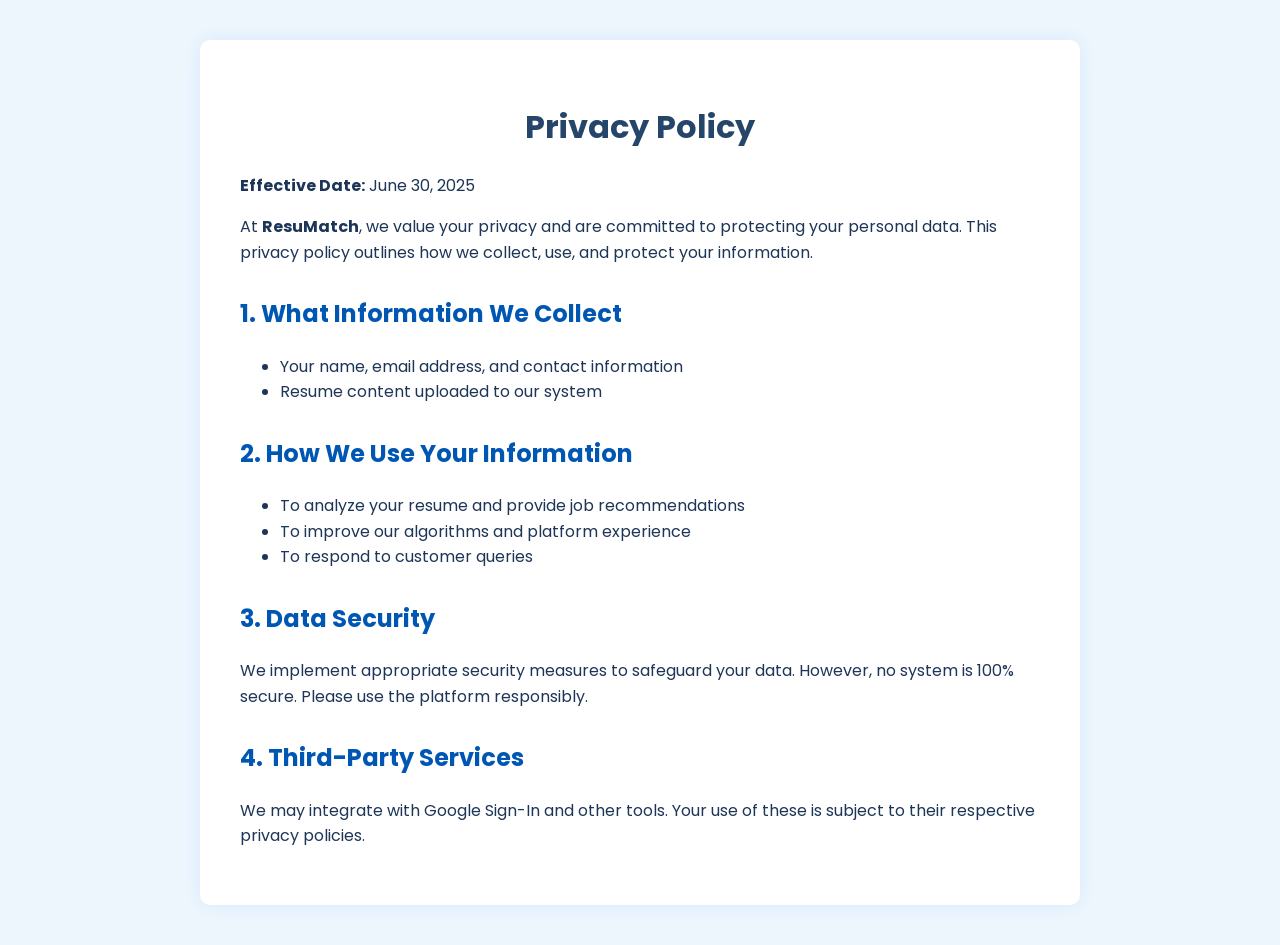
<file: Privacy&Terms/privacy.html>
<!DOCTYPE html>
<html lang="en">

<head>
  <meta charset="UTF-8" />
  <meta name="viewport" content="width=device-width, initial-scale=1.0" />
  <title>Privacy Policy - ResuMatch</title>
  <link rel="stylesheet" href="../Home_page/scroller.css">
  <link rel="stylesheet" href="pt.css">
  <link href="https://fonts.googleapis.com/css2?family=Poppins:wght@400;600&display=swap" rel="stylesheet">
  <style>
    body {
      font-family: 'Poppins', sans-serif;
    }

    @keyframes slide-in {
      from {
        opacity: 0;
        transform: translateX(100%);
      }

      to {
        opacity: 1;
        transform: translateX(0);
      }
    }

    @keyframes slide-out {
      from {
        opacity: 1;
        transform: translateX(0);
      }

      to {
        opacity: 0;
        transform: translateX(100%);
      }
    }

    .animate-slide-in {
      animation: slide-in 0.3s ease-out forwards;
    }

    .animate-slide-out {
      animation: slide-out 0.3s ease-in forwards;
    }
  </style>
</head>

<body>
  <div class="policy-container">
    <h1>
      <center>Privacy Policy</center>
    </h1>
    <p><strong>Effective Date:</strong> June 30, 2025</p>

    <p>At <strong>ResuMatch</strong>, we value your privacy and are committed to protecting your personal data. This
      privacy policy outlines how we collect, use, and protect your information.</p>

    <h2>1. What Information We Collect</h2>
    <ul>
      <li>Your name, email address, and contact information</li>
      <li>Resume content uploaded to our system</li>
    </ul>

    <h2>2. How We Use Your Information</h2>
    <ul>
      <li>To analyze your resume and provide job recommendations</li>
      <li>To improve our algorithms and platform experience</li>
      <li>To respond to customer queries</li>
    </ul>

    <h2>3. Data Security</h2>
    <p>We implement appropriate security measures to safeguard your data. However, no system is 100% secure. Please use
      the platform responsibly.</p>

    <h2>4. Third-Party Services</h2>
    <p>We may integrate with Google Sign-In and other tools. Your use of these is subject to their respective privacy
      policies.</p>
  </div>
</body>

</html>
</file>
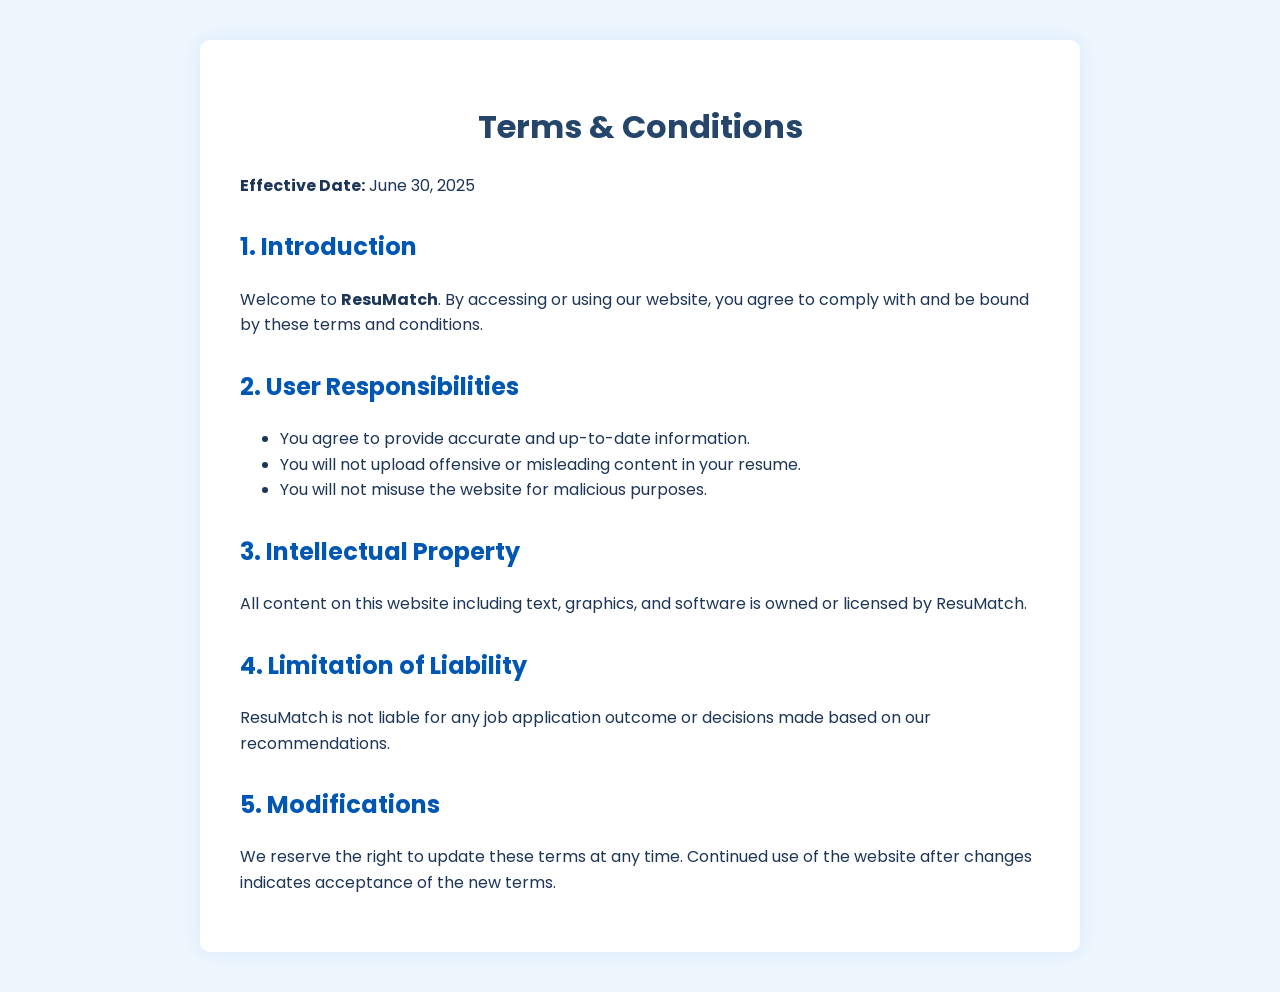
<file: Privacy&Terms/terms.html>
<!DOCTYPE html>
<html lang="en">

<head>
  <meta charset="UTF-8" />
  <meta name="viewport" content="width=device-width, initial-scale=1.0" />
  <title>Terms & Conditions - ResuMatch</title>
  <link rel="stylesheet" href="../Home_page/scroller.css">
  <link rel="stylesheet" href="pt.css">
  <link href="https://fonts.googleapis.com/css2?family=Poppins:wght@400;600&display=swap" rel="stylesheet">
  <style>
    body {
      font-family: 'Poppins', sans-serif;
    }

    @keyframes slide-in {
      from {
        opacity: 0;
        transform: translateX(100%);
      }

      to {
        opacity: 1;
        transform: translateX(0);
      }
    }

    @keyframes slide-out {
      from {
        opacity: 1;
        transform: translateX(0);
      }

      to {
        opacity: 0;
        transform: translateX(100%);
      }
    }

    .animate-slide-in {
      animation: slide-in 0.3s ease-out forwards;
    }

    .animate-slide-out {
      animation: slide-out 0.3s ease-in forwards;
    }
  </style>
</head>

<body>
  <div class="policy-container">
    <h1>
      <center>Terms & Conditions</center>
    </h1>
    <p><strong>Effective Date:</strong> June 30, 2025</p>

    <h2>1. Introduction</h2>
    <p>Welcome to <strong>ResuMatch</strong>. By accessing or using our website, you agree to comply with and be bound
      by these terms and conditions.</p>

    <h2>2. User Responsibilities</h2>
    <ul>
      <li>You agree to provide accurate and up-to-date information.</li>
      <li>You will not upload offensive or misleading content in your resume.</li>
      <li>You will not misuse the website for malicious purposes.</li>
    </ul>

    <h2>3. Intellectual Property</h2>
    <p>All content on this website including text, graphics, and software is owned or licensed by ResuMatch.</p>

    <h2>4. Limitation of Liability</h2>
    <p>ResuMatch is not liable for any job application outcome or decisions made based on our recommendations.</p>

    <h2>5. Modifications</h2>
    <p>We reserve the right to update these terms at any time. Continued use of the website after changes indicates
      acceptance of the new terms.</p>
  </div>
</body>

</html>
</file>
<file: Privacy&Terms/pt.css>
body {
    margin: 0;
    padding: 0;
    font-family: 'Segoe UI', sans-serif;
    background-color: #eef6fd;
    color: #1d3557;
    line-height: 1.6;
  }
  
  .policy-container {
    max-width: 800px;
    margin: 40px auto;
    background: white;
    padding: 40px;
    border-radius: 10px;
    box-shadow: 0 0 20px rgba(0, 123, 255, 0.1);
  }
  
  h1 {
    color: #25466a;
    font-size: 2rem;
    margin-bottom: 20px;
  }
  
  h2 {
    color: #0056b3;
    margin-top: 30px;
  }
  
  a {
    color: #007BFF;
    text-decoration: none;
  }
  a:hover {
    text-decoration: underline;
  }
</file>
<file: Home_page/scroller.css>
/* === Scrollbar Styling === */
/* For Chrome, Edge, Safari */
::-webkit-scrollbar {
    width: 10px;
}

::-webkit-scrollbar-track {
    background: #e2e8f0;
    /* Tailwind's gray-200 */
}

::-webkit-scrollbar-thumb {
    background-color: #3b82f6;
    /* Tailwind's blue-500 */
    border-radius: 8px;
    border: 2px solid #e2e8f0;
}

::-webkit-scrollbar-thumb:hover {
    background-color: #2563eb;
    /* Tailwind's blue-600 */
}

/* Optional: For horizontal scrollbars */
::-webkit-scrollbar-horizontal {
    height: 8px;
}

/* Firefox support */
html {
    scrollbar-color: #3b82f6 #e2e8f0;
    scrollbar-width: thin;
}
</file>
